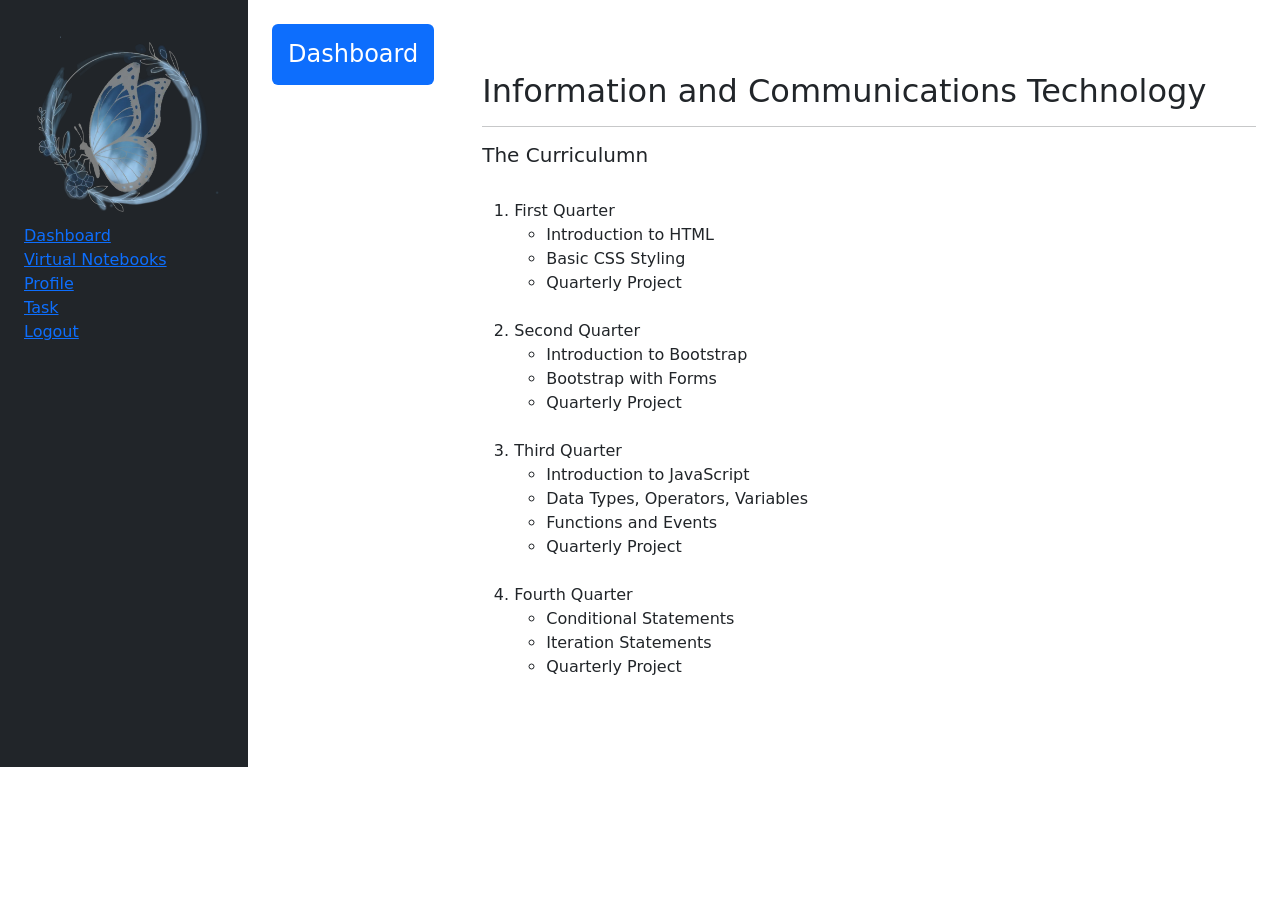
<file: dashboard.html>
<!DOCTYPE html>
<html lang="en">
<head>
    <meta charset="UTF-8">
    <meta name="viewport" content="width=device-width, initial-scale=1.0">
    <title>DQ4_Dashboard</title>
    
    <!-- Bootstrap -->
    <link href="https://cdn.jsdelivr.net/npm/bootstrap@5.3.3/dist/css/bootstrap.min.css" rel="stylesheet">

    <!-- Custom CSS -->
    <link rel="stylesheet" href="style.css">


</head>
<body>

     <div class="d-flex align-text-streched">

     <!--Column 1-->
    <div class="bg-dark text-white p-4">
        <img src="1000027625.png" width="200px">
        <ul class="nav flex-column">
            <li>
                <a href="dashboard.html">Dashboard</a>
            </li>
            <li>
                <a href="notebook.html">Virtual Notebooks</a>
            </li>
            <li>
                <a href="profile.html">Profile</a>
            </li>
            <li>
                <a href="tasks.html">Task</a>
            </li>
            <li>
                <a href="index.html">Logout</a>
            </li>
        </ul>
    </div>

    <!--Column 2-->
    <div class="vn text-white p-4">
        <h4 class="bg-primary text-white p-3 rounded">Dashboard</h4>
    </div>

    <!-- Column 3 -->
    <div class="container p-4 mt-5 mb-5 rounded bg-white">
    <h2>Information and Communications Technology</h2>
        <hr>
        <h5>The Curriculumn</h5>
        <br>

         <ol>
                <li>First Quarter</li>
                    <ul>
                        <li>Introduction to HTML</li>
                        <li>Basic CSS Styling</li>
                        <li>Quarterly Project</li>
                    </ul>
                </li>
                <br>
                <li>Second Quarter
                    <ul>
                        <li>Introduction to Bootstrap</li>
                        <li>Bootstrap with Forms</li>
                        <li>Quarterly Project</li>
                    </ul>
                </li>
                <br>
                <li>Third Quarter
                    <ul>
                        <li>Introduction to JavaScript</li>
                        <li>Data Types, Operators, Variables</li>
                        <li>Functions and Events</li>
                        <li>Quarterly Project</li>
                    </ul>
                </li>
                <br>
                <li>Fourth Quarter
                    <ul>
                        <li>Conditional Statements</li>
                        <li>Iteration Statements</li>
                        <li>Quarterly Project</li>
                    </ul>
                </li>
            </ol>
        </div>
</body>
</html>
</file>
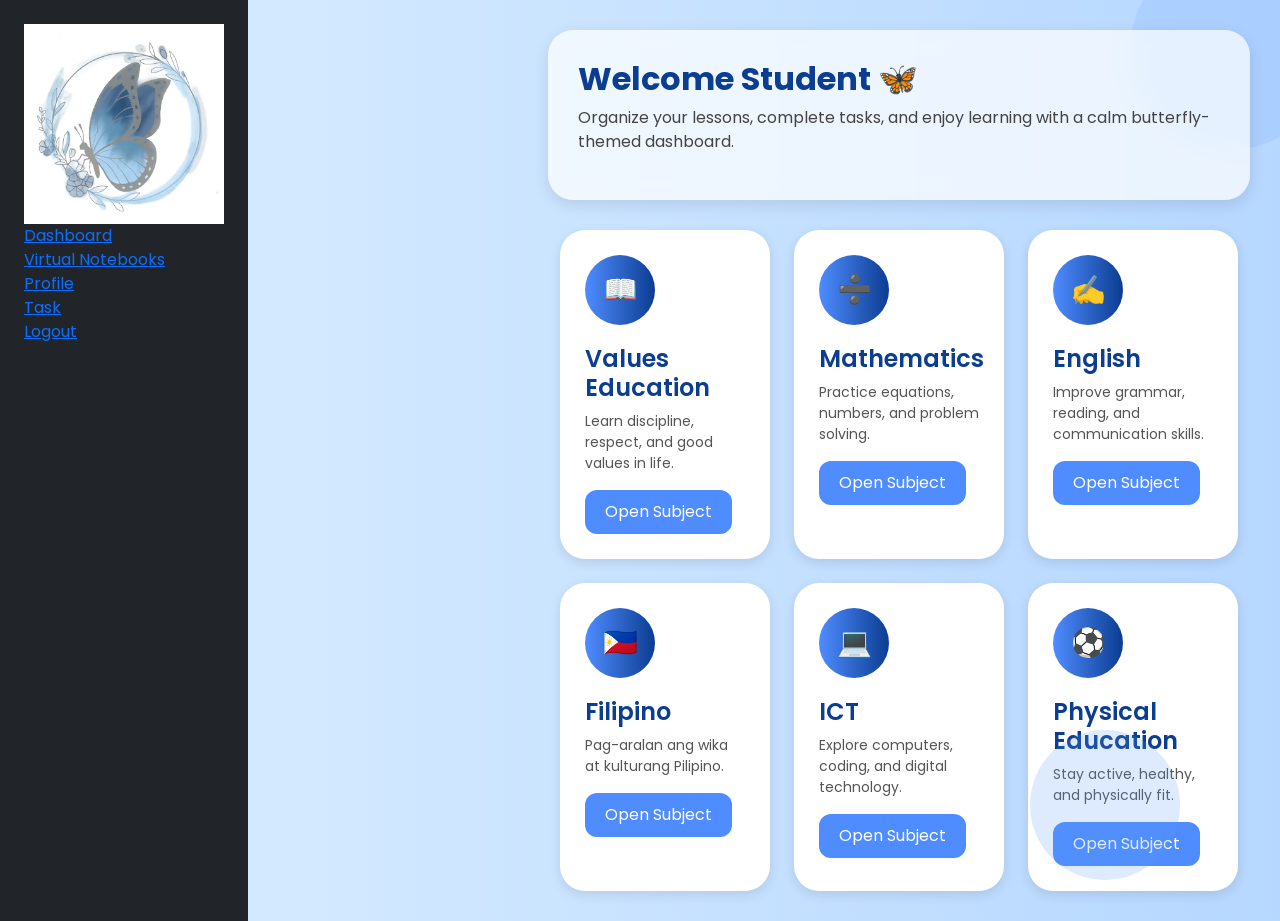
<file: tasks.html>
<!DOCTYPE html>
<html lang="en">
<head>
    <meta charset="UTF-8">
    <meta name="viewport" content="width=device-width, initial-scale=1.0">

    <title>Blue Butterfly Learning Hub</title>

    <!-- Bootstrap -->
    <link href="https://cdn.jsdelivr.net/npm/bootstrap@5.3.8/dist/css/bootstrap.min.css" rel="stylesheet">

    <!-- Font -->
    <link href="https://fonts.googleapis.com/css2?family=Poppins:wght@300;400;500;600;700&display=swap" rel="stylesheet">

    <style>

        *{
            margin:0;
            padding:0;
            box-sizing:border-box;
            font-family:'Poppins', sans-serif;
        }

        body{
            background: linear-gradient(to right, #dbeeff, #b6d7ff);
            min-height:100vh;
            overflow-x:hidden;
        }

    

        /* MAIN CONTENT */

        .main{
            margin-left:270px;
            padding:30px;
        }

        .welcome-box{
            background:rgba(255,255,255,0.7);
            backdrop-filter: blur(10px);
            padding:30px;
            border-radius:25px;
            margin-bottom:30px;
            box-shadow:0 5px 15px rgba(0,0,0,0.1);
        }

        .welcome-box h2{
            color:#0b3d91;
            font-weight:700;
        }

        .welcome-box p{
            color:#444;
        }

        /* CARDS */

        .subject-card{
            background:white;
            border:none;
            border-radius:25px;
            padding:25px;
            transition:0.3s;
            box-shadow:0 4px 12px rgba(0,0,0,0.1);
            height:100%;
        }

        .subject-card:hover{
            transform:translateY(-8px);
            box-shadow:0 10px 20px rgba(0,0,0,0.15);
        }

        .subject-icon{
            width:70px;
            height:70px;
            border-radius:50%;
            background:linear-gradient(to right, #4f8cff, #0b3d91);
            display:flex;
            justify-content:center;
            align-items:center;
            color:white;
            font-size:28px;
            margin-bottom:20px;
        }

        .subject-card h4{
            color:#0b3d91;
            font-weight:600;
        }

        .subject-card p{
            color:#555;
            font-size:14px;
        }

        .btn-blue{
            background:#4f8cff;
            border:none;
            border-radius:12px;
            padding:10px 20px;
            color:white;
            transition:0.3s;
        }

        .btn-blue:hover{
            background:#0b3d91;
        }

        /* BUTTERFLY DECOR */

        .circle1{
            position:absolute;
            width:200px;
            height:200px;
            background:#8dbbff;
            border-radius:50%;
            top:-50px;
            right:-50px;
            opacity:0.3;
        }

        .circle2{
            position:absolute;
            width:150px;
            height:150px;
            background:#5a9cff;
            border-radius:50%;
            bottom:20px;
            right:100px;
            opacity:0.2;
        }

        @media(max-width:992px){

            .sidebar{
                position:relative;
                width:100%;
                height:auto;
            }

            .main{
                margin-left:0;
            }

        }

    </style>
</head>

<body>

    <div class="circle1"></div>
    <div class="circle2"></div>

    <!-- SIDEBAR -->

 <div class="d-flex align-text-streched">

     <!--Column 1-->
    <div class="bg-dark text-white p-4">
        <img src="logoqtr4.webp" width="200px">
        <ul class="nav flex-column">
            <li>
                <a href="dashboard.html">Dashboard</a>
            </li>
            <li>
                <a href="notebook.html">Virtual Notebooks</a>
            </li>
            <li>
                <a href="profile.html">Profile</a>
            </li>
            <li>
                <a href="tasks.html">Task</a>
            </li>
            <li>
                <a href="index.html">Logout</a>
            </li>
        </ul>
    </div>

    <!-- MAIN -->

    <div class="main">

        <!-- WELCOME -->

        <div class="welcome-box">
            <h2>Welcome Student 🦋</h2>
            <p>
                Organize your lessons, complete tasks, and enjoy learning
                with a calm butterfly-themed dashboard.
            </p>
        </div>

        <!-- SUBJECTS -->

        <div class="container-fluid">

            <div class="row g-4">

                <div class="col-lg-4 col-md-6">
                    <div class="subject-card">

                        <div class="subject-icon">
                            📖
                        </div>

                        <h4>Values Education</h4>

                        <p>
                            Learn discipline, respect, and good values in life.
                        </p>

                        <button class="btn btn-blue">
                            Open Subject
                        </button>

                    </div>
                </div>

                <div class="col-lg-4 col-md-6">
                    <div class="subject-card">

                        <div class="subject-icon">
                            ➗
                        </div>

                        <h4>Mathematics</h4>

                        <p>
                            Practice equations, numbers, and problem solving.
                        </p>

                        <button class="btn btn-blue">
                            Open Subject
                        </button>

                    </div>
                </div>

                <div class="col-lg-4 col-md-6">
                    <div class="subject-card">

                        <div class="subject-icon">
                            ✍️
                        </div>

                        <h4>English</h4>

                        <p>
                            Improve grammar, reading, and communication skills.
                        </p>

                        <button class="btn btn-blue">
                            Open Subject
                        </button>

                    </div>
                </div>

                <div class="col-lg-4 col-md-6">
                    <div class="subject-card">

                        <div class="subject-icon">
                            🇵🇭
                        </div>

                        <h4>Filipino</h4>

                        <p>
                            Pag-aralan ang wika at kulturang Pilipino.
                        </p>

                        <button class="btn btn-blue">
                            Open Subject
                        </button>

                    </div>
                </div>

                <div class="col-lg-4 col-md-6">
                    <div class="subject-card">

                        <div class="subject-icon">
                            💻
                        </div>

                        <h4>ICT</h4>

                        <p>
                            Explore computers, coding, and digital technology.
                        </p>

                        <button class="btn btn-blue">
                            Open Subject
                        </button>

                    </div>
                </div>

                <div class="col-lg-4 col-md-6">
                    <div class="subject-card">

                        <div class="subject-icon">
                            ⚽
                        </div>

                        <h4>Physical Education</h4>

                        <p>
                            Stay active, healthy, and physically fit.
                        </p>

                        <button class="btn btn-blue">
                            Open Subject
                        </button>

                    </div>
                </div>

            </div>

        </div>

    </div>

</body>
</html>
</file>
<file: style.css>
/* HEADER */

.header{
    width:100%;
    display:flex;
    justify-content:space-between;
    align-items:center;
    padding:20px 30px;
    background:#ffffff;
    border-radius:12px;
    box-shadow:0 4px 10px rgba(0,0,0,0.1);
    margin-bottom:30px;
}

.left-section h1{
    font-size:28px;
    color:#111827;
    margin-bottom:5px;
}

.left-section p{
    color:gray;
    font-size:14px;
}

.header-btn{
    padding:10px 20px;
    border:none;
    background:#06b6d4;
    color:white;
    border-radius:8px;
    cursor:pointer;
    transition:.3s;
}

.header-btn:hover{
    background:#0891b2;
}
</file>
